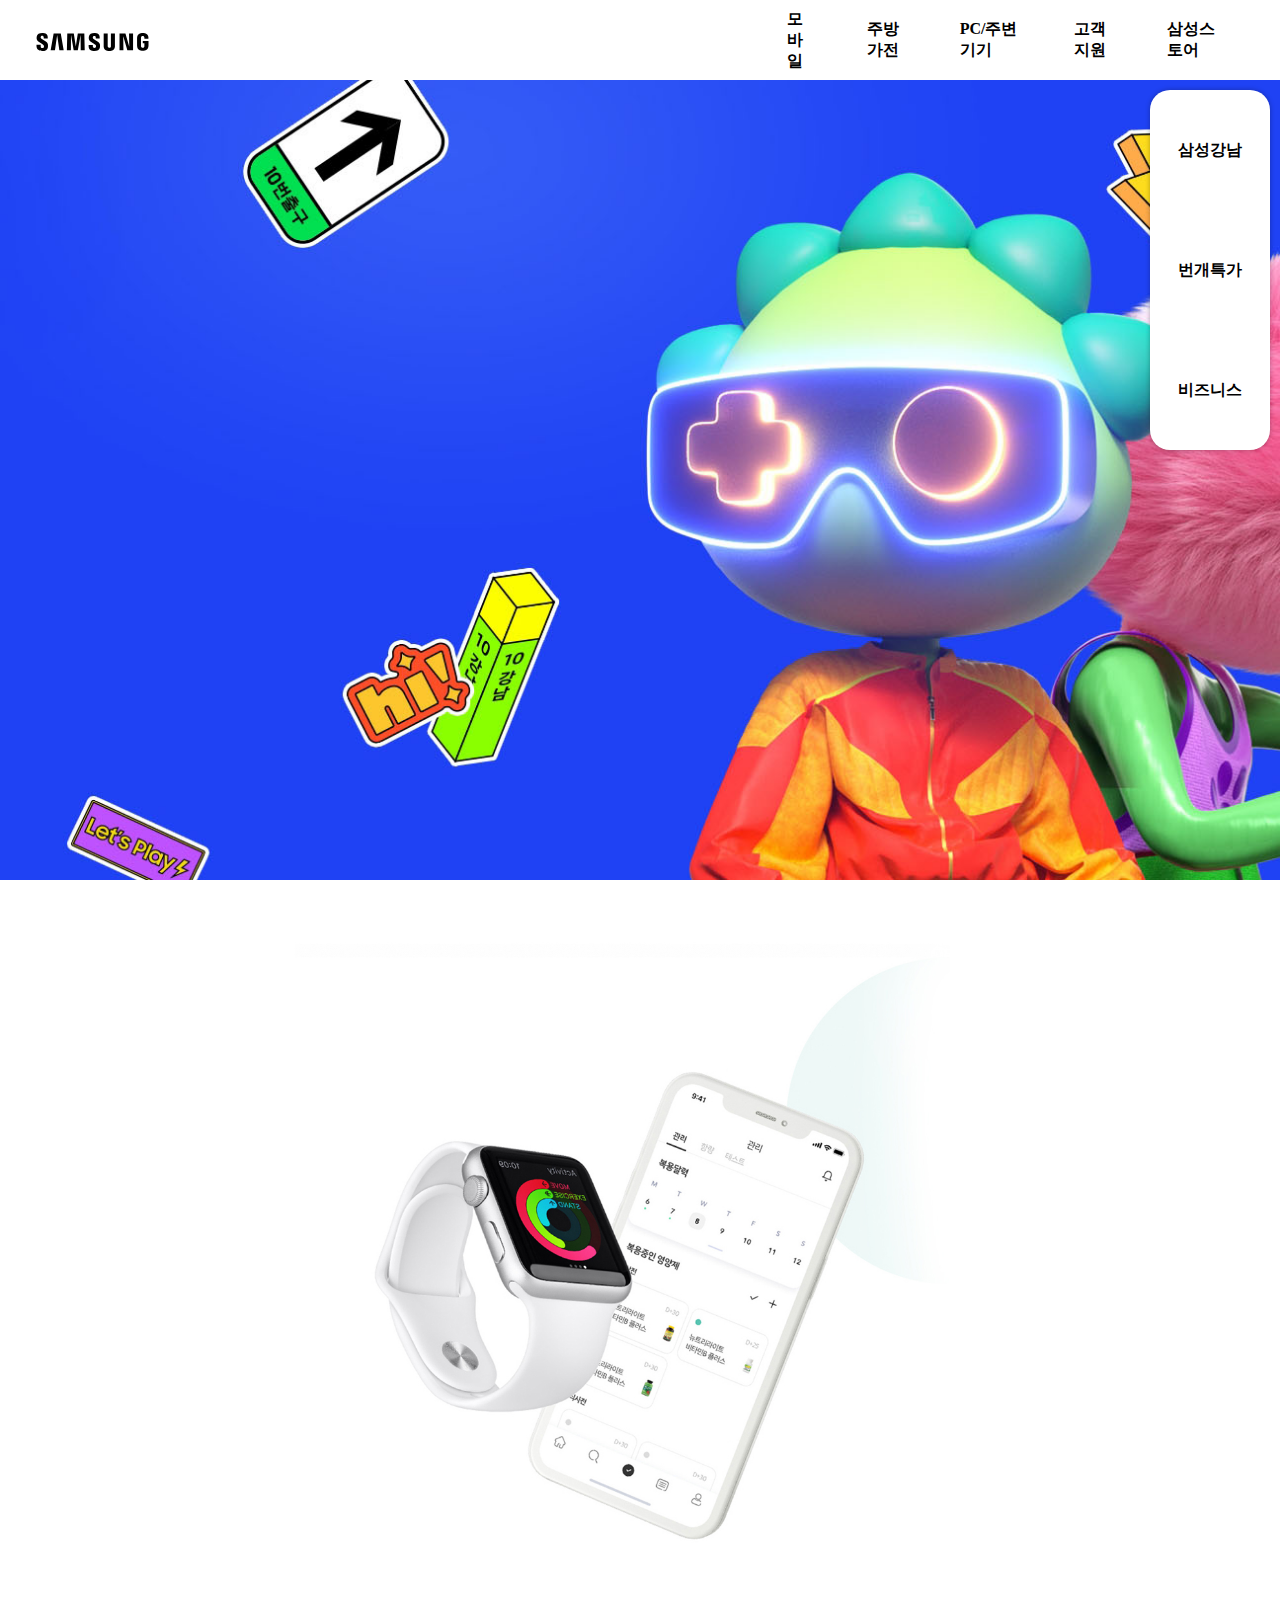
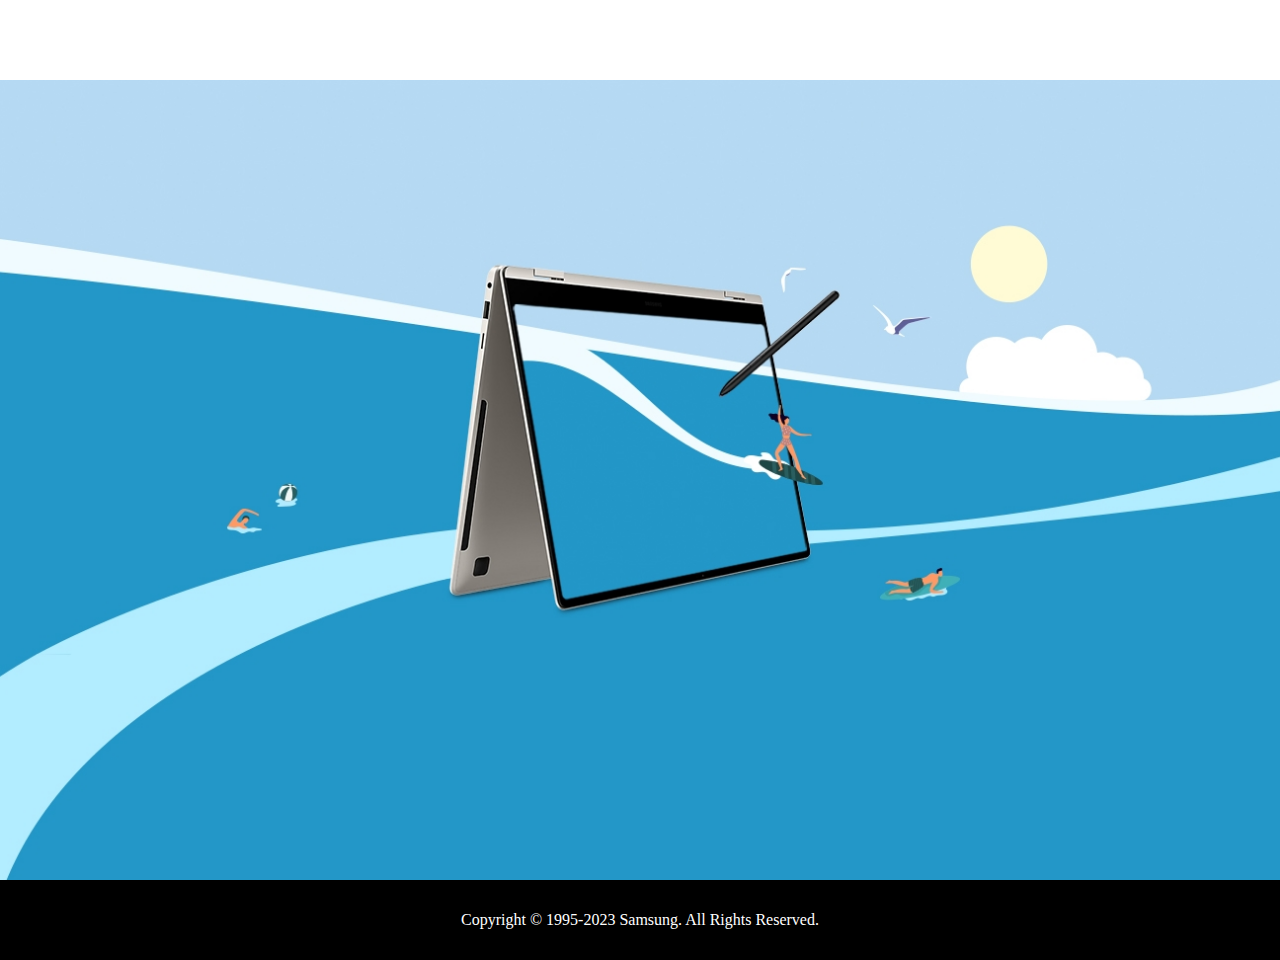
<file: index.html>
<!DOCTYPE html>
<html lang="en">
<head>
    <meta charset="UTF-8">
    <!-- <meta name="viewport" content="width=device-width, initial-scale=1.0"> -->
    <link rel="stylesheet" href="./css/style.css">
    <title>이경섭 - 삼성홈페이지</title>
</head>
<body>
    <div class="container">
        <header>
            <div class="logo-menu">
                <div class="logo">
                    <h1>
                        <a href="#">
                            <img src="./images/logo-gnb.svg" alt="삼성 로고">
                        </a>
                    </h1>
                </div>
                <nav class="menu">
                    <ul>
                        <li><a href="#"> 모바일</a></li>
                        <li><a href="#"> 주방가전 </a></li>
                        <li><a href="#"> PC/주변기기 </a></li>
                        <li><a href="#"> 고객지원 </a></li>
                        <li><a href="#"> 삼성스토어 </a></li>
                    </ul>
                </nav>
            </div>
        </header>
        <main>
            <section id="contents1"></section>
            <section id="contents2"></section>
            <section id="contents3"></section>
        </main>
        <footer>
            <p>
                Copyright © 1995-2023 Samsung. All Rights Reserved.
            </p>
        </footer>
        <div id="quick">
            <a href="#">삼성강남</a>
            <a href="#">번개특가</a>
            <a href="#">비즈니스</a>
        </div>
    </div>
    <script src="./js/jquery-1.11.3.min.js"></script>
    <script src="./js/scroll.js"></script>
</body>
</html>
</file>
<file: css/style.css>
*{
    padding: 0;
    margin: 0;
    list-style: none;
    box-sizing: border-box;
}

a{
    text-decoration: none;
    color: #000;
}

.contaier{
    width: 100%;
}

.logo-menu{
    width: 95%;
    height: 80px;
    display: flex;
    justify-content: space-between;
    align-items: center;
    margin: 0 auto;
}
.menu{
    width: 40%;
    font-weight: bold;
}

.menu ul{
    display: flex;
    justify-content: space-between;
    align-items: center;
}

.menu ul li a{
    display: block;
    padding: 10px 25px;
}

.menu ul li a:hover,
.menu ul li a:focus{
    color: #fff;
    background-color: #000;
    border-radius: 20px;
}

section{
    width: 100%;
    height: 800px;
    
}

#contents1{
    background: url("../images/app1.jpg")no-repeat center/cover;
}

#contents2{
    background: url("../images/app2.jpg")no-repeat center/cover;
}

#contents3{
    background: url("../images/app3.jpg")no-repeat center/cover;
}

footer{
    width: 100%;
    height: 80px;
    background-color: #000;
    color: #fff;
    text-align: center;
    line-height: 80px;
}

#quick{
    position: absolute;
    top: 90px;
    right: 10px; 
    width: 120px;
    background-color: #fff;
    border-radius: 20px;
    box-shadow: 0 0 5px rgba(0,0,0,0.3);
}

#quick a {
    display: block;
    text-align: center;
    color: #000;
    font-weight: bold;
    width: 120px;
    height: 120px;
    line-height: 120px;   
}

#quick a:first-child{
    border-radius: 20px 20px 0 0 ;
}

#quick a:last-child{
    border-radius: 0 0 20px 20px;
}

#quick a:hover{
    background-color: #000;
    color: #fff;
}
</file>
